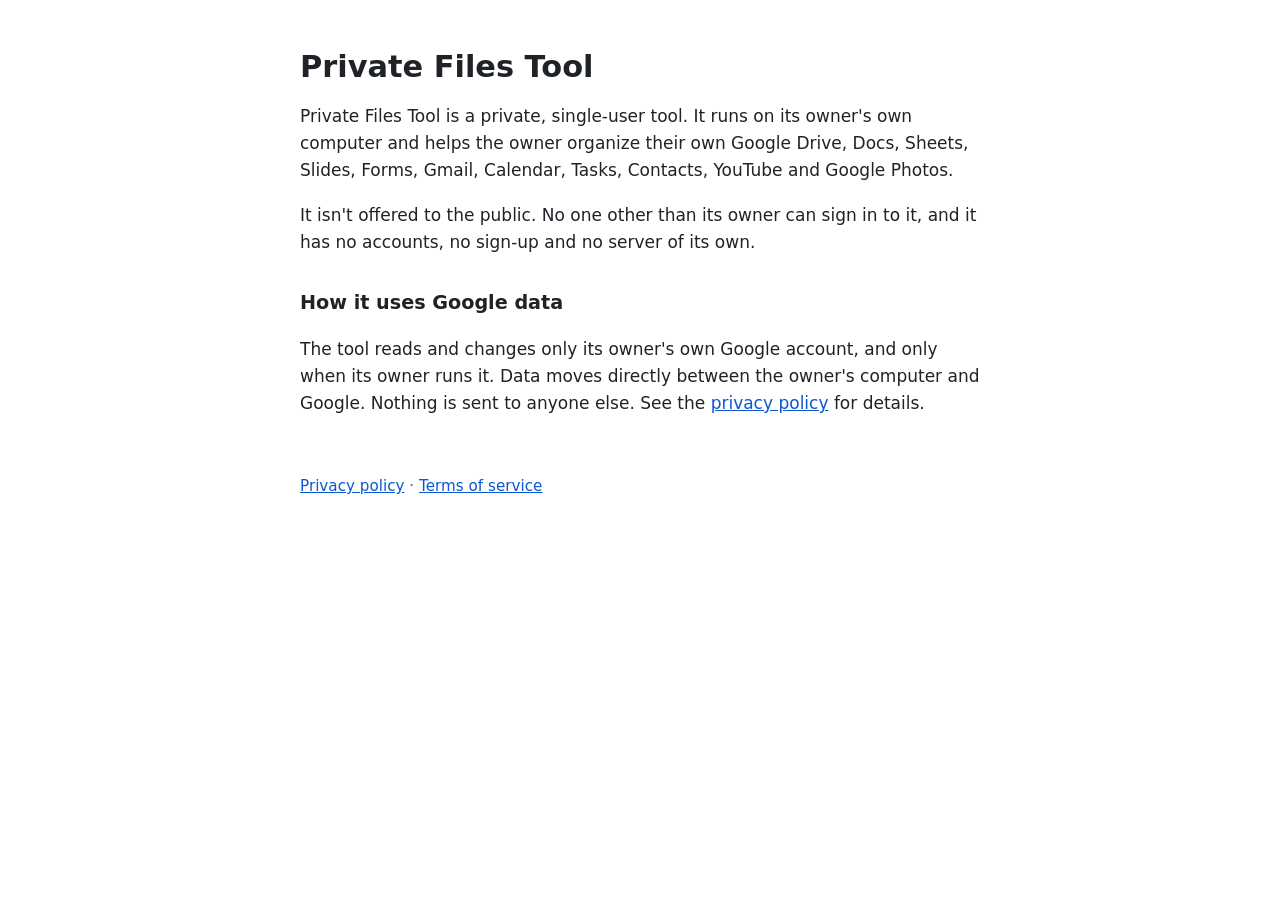
<file: index.html>
<!doctype html>
<html lang="en">
<head>
<meta charset="utf-8">
<meta name="viewport" content="width=device-width, initial-scale=1">
<title>Private Files Tool</title>
<meta name="description" content="A private, single-user tool that organizes its owner's own Google files.">
<link rel="stylesheet" href="style.css">
</head>
<body>
<main>
<h1>Private Files Tool</h1>
<p>Private Files Tool is a private, single-user tool. It runs on its owner's own computer and helps the owner organize their own Google Drive, Docs, Sheets, Slides, Forms, Gmail, Calendar, Tasks, Contacts, YouTube and Google Photos.</p>
<p>It isn't offered to the public. No one other than its owner can sign in to it, and it has no accounts, no sign-up and no server of its own.</p>
<h2>How it uses Google data</h2>
<p>The tool reads and changes only its owner's own Google account, and only when its owner runs it. Data moves directly between the owner's computer and Google. Nothing is sent to anyone else. See the <a href="privacy.html">privacy policy</a> for details.</p>
</main>
<footer>
<a href="privacy.html">Privacy policy</a> · <a href="terms.html">Terms of service</a>
</footer>
</body>
</html>
</file>
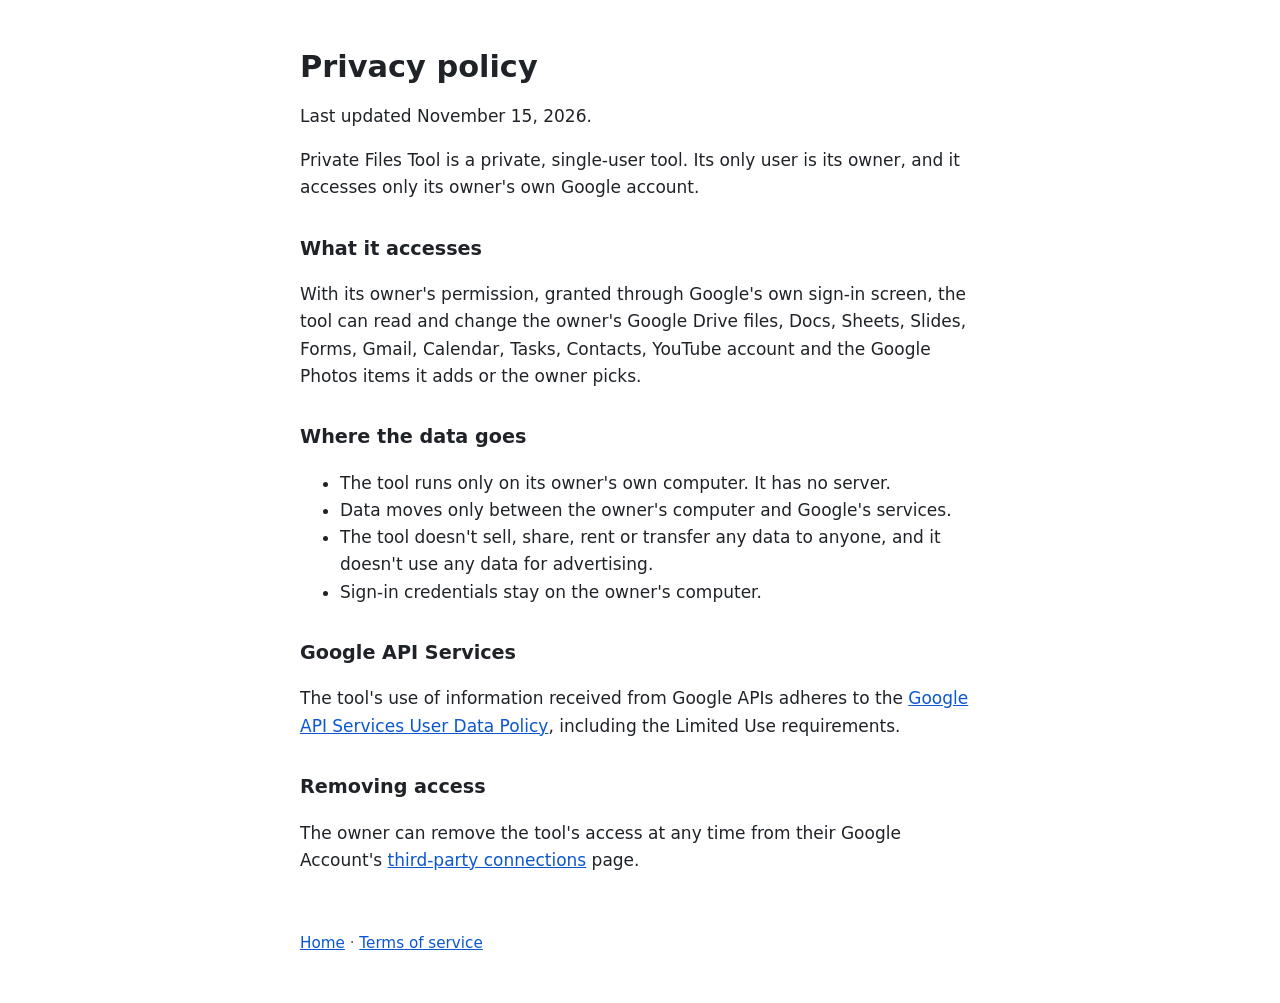
<file: privacy.html>
<!doctype html>
<html lang="en">
<head>
<meta charset="utf-8">
<meta name="viewport" content="width=device-width, initial-scale=1">
<title>Privacy policy · Private Files Tool</title>
<link rel="stylesheet" href="style.css">
</head>
<body>
<main>
<h1>Privacy policy</h1>
<p>Last updated November 15, 2026.</p>
<p>Private Files Tool is a private, single-user tool. Its only user is its owner, and it accesses only its owner's own Google account.</p>
<h2>What it accesses</h2>
<p>With its owner's permission, granted through Google's own sign-in screen, the tool can read and change the owner's Google Drive files, Docs, Sheets, Slides, Forms, Gmail, Calendar, Tasks, Contacts, YouTube account and the Google Photos items it adds or the owner picks.</p>
<h2>Where the data goes</h2>
<ul>
<li>The tool runs only on its owner's own computer. It has no server.</li>
<li>Data moves only between the owner's computer and Google's services.</li>
<li>The tool doesn't sell, share, rent or transfer any data to anyone, and it doesn't use any data for advertising.</li>
<li>Sign-in credentials stay on the owner's computer.</li>
</ul>
<h2>Google API Services</h2>
<p>The tool's use of information received from Google APIs adheres to the <a href="https://developers.google.com/terms/api-services-user-data-policy">Google API Services User Data Policy</a>, including the Limited Use requirements.</p>
<h2>Removing access</h2>
<p>The owner can remove the tool's access at any time from their Google Account's <a href="https://myaccount.google.com/connections">third-party connections</a> page.</p>
</main>
<footer>
<a href="index.html">Home</a> · <a href="terms.html">Terms of service</a>
</footer>
</body>
</html>
</file>
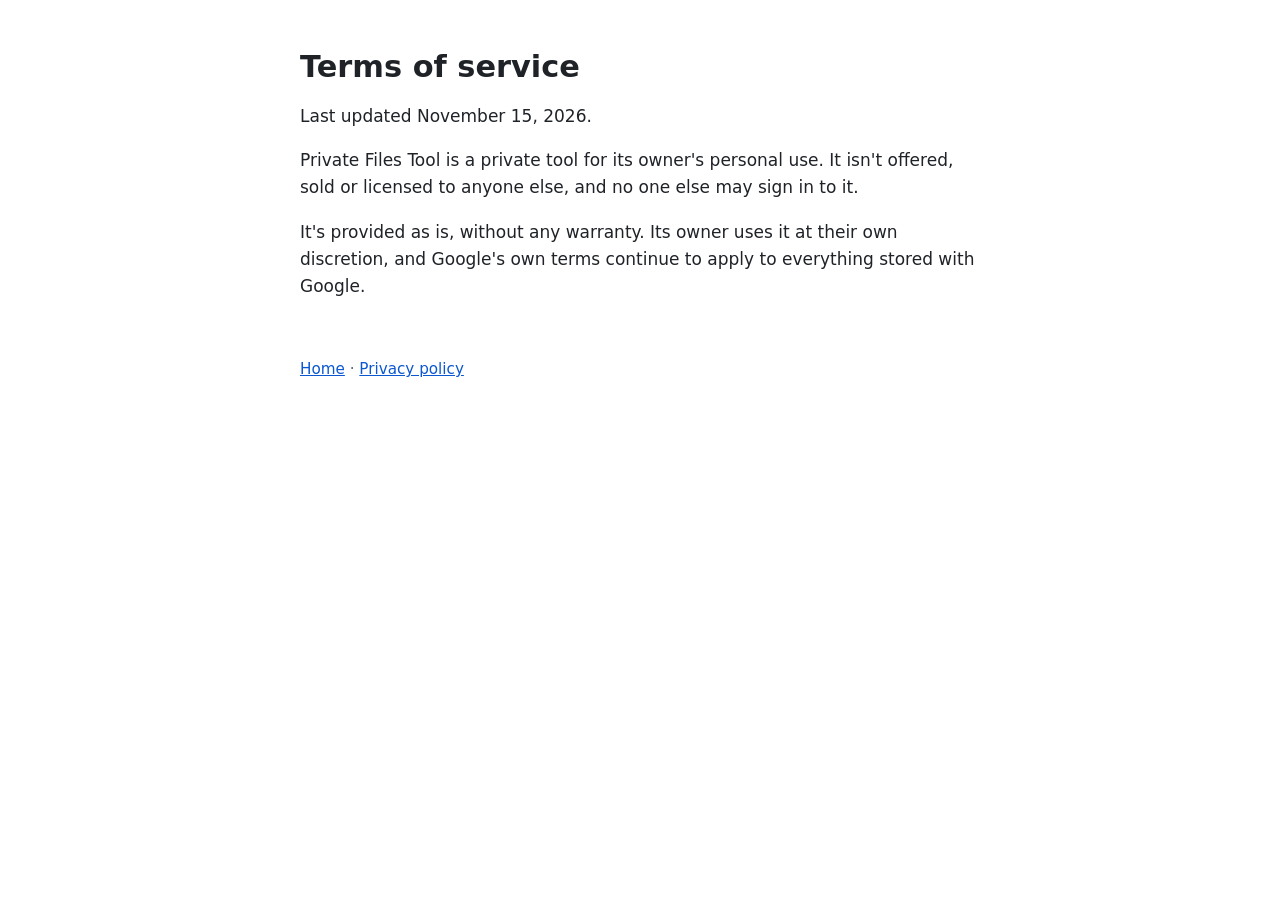
<file: terms.html>
<!doctype html>
<html lang="en">
<head>
<meta charset="utf-8">
<meta name="viewport" content="width=device-width, initial-scale=1">
<title>Terms of service · Private Files Tool</title>
<link rel="stylesheet" href="style.css">
</head>
<body>
<main>
<h1>Terms of service</h1>
<p>Last updated November 15, 2026.</p>
<p>Private Files Tool is a private tool for its owner's personal use. It isn't offered, sold or licensed to anyone else, and no one else may sign in to it.</p>
<p>It's provided as is, without any warranty. Its owner uses it at their own discretion, and Google's own terms continue to apply to everything stored with Google.</p>
</main>
<footer>
<a href="index.html">Home</a> · <a href="privacy.html">Privacy policy</a>
</footer>
</body>
</html>
</file>
<file: style.css>
:root {
  --bg: #ffffff;
  --text: #1f2328;
  --muted: #59636e;
  --link: #0b57d0;
  color-scheme: light;
}
@media (prefers-color-scheme: dark) {
  :root {
    --bg: #0f1115;
    --text: #e6e8eb;
    --muted: #9aa4af;
    --link: #8ab4f8;
    color-scheme: dark;
  }
}
* { box-sizing: border-box; }
body {
  margin: 0;
  background: var(--bg);
  color: var(--text);
  font: 17px/1.6 system-ui, -apple-system, "Segoe UI", Roboto, sans-serif;
  padding-inline: 20px;
}
main, footer { max-width: 680px; margin-inline: auto; }
main { padding-block: 48px 24px; }
h1 { font-size: 1.9rem; line-height: 1.25; margin: 0 0 1rem; }
h2 { font-size: 1.2rem; margin: 2rem 0 0.5rem; }
a { color: var(--link); }
footer { padding-block: 16px 48px; color: var(--muted); font-size: 0.95rem; }
</file>
